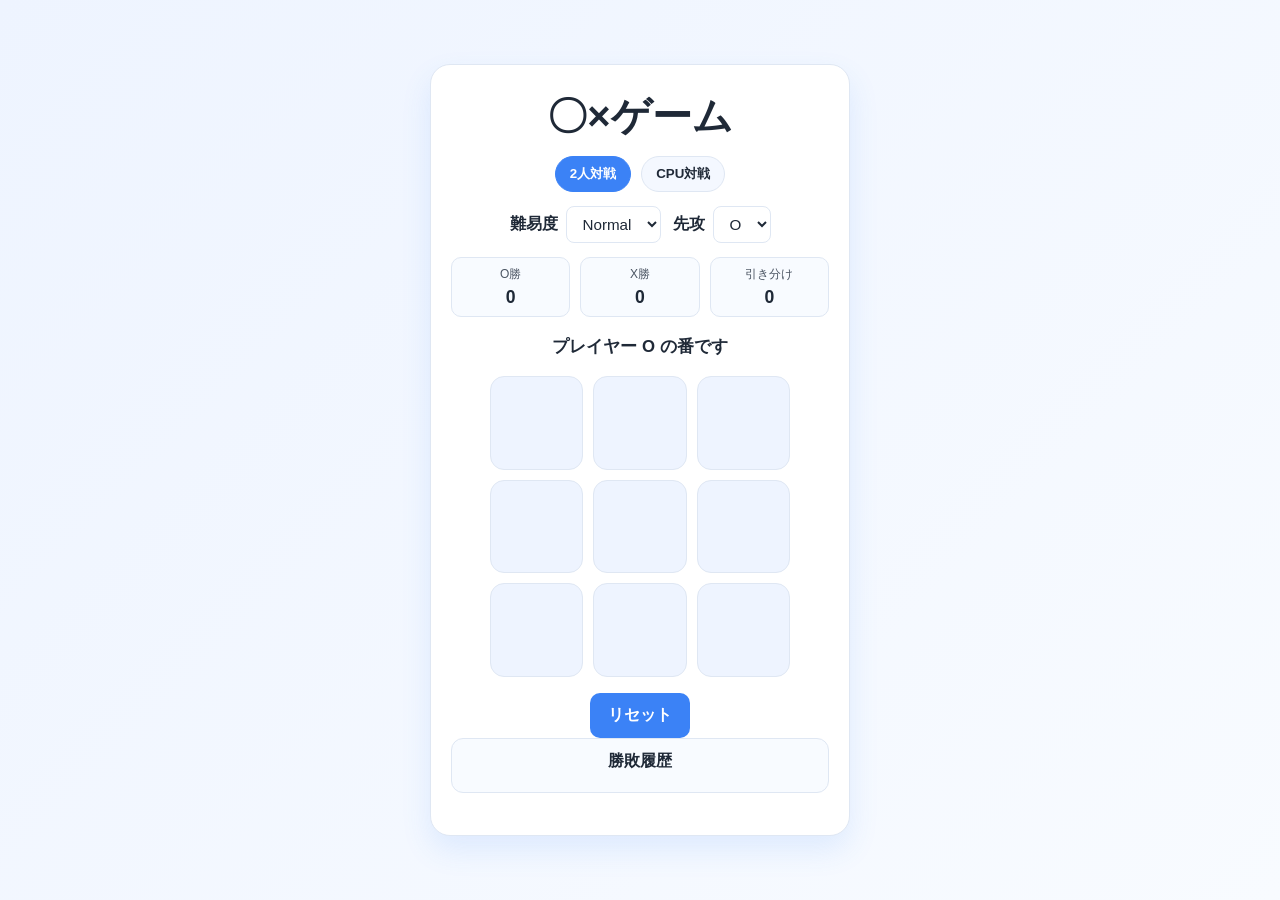
<file: src/index.html>
<!doctype html>
<html lang="ja">
<head>
  <meta charset="UTF-8" />
  <meta name="viewport" content="width=device-width, initial-scale=1.0" />
  <title>〇×ゲーム</title>
  <link rel="stylesheet" href="./style.css" />
</head>
<body>
  <main class="game">
    <h1>〇×ゲーム</h1>

    <div class="mode-switch" aria-label="対戦モード選択">
      <button class="mode-btn active" data-mode="pvp" type="button">2人対戦</button>
      <button class="mode-btn" data-mode="cpu" type="button">CPU対戦</button>
    </div>

    <div class="toolbar" aria-label="設定">
      <div class="field">
        <label for="difficulty">難易度</label>
        <select id="difficulty" aria-label="難易度">
          <option value="easy">Easy</option>
          <option value="normal" selected>Normal</option>
          <option value="hard">Hard</option>
        </select>
      </div>

      <div class="field">
        <label for="start-player">先攻</label>
        <select id="start-player" aria-label="先攻選択">
          <option value="O" selected>O</option>
          <option value="X">X</option>
        </select>
      </div>

      <div id="cpu-mark-container" class="field hidden">
        <label for="human-mark">あなたのマーク</label>
        <select id="human-mark" aria-label="あなたのマーク選択">
          <option value="X" selected>X</option>
          <option value="O">O</option>
        </select>
      </div>
    </div>

    <div class="scoreboard">
      <div class="score-box">
        <span>O勝</span>
        <strong id="score-o">0</strong>
      </div>
      <div class="score-box">
        <span>X勝</span>
        <strong id="score-x">0</strong>
      </div>
      <div class="score-box">
        <span>引き分け</span>
        <strong id="score-draw">0</strong>
      </div>
    </div>



    <p id="status" class="status" role="status" aria-live="polite">プレイヤー O の番です</p>

    <div id="board" class="board" role="grid" aria-label="3×3のマス">
      <button class="cell" data-index="0" aria-label="1つ目のマス" type="button"></button>
      <button class="cell" data-index="1" aria-label="2つ目のマス" type="button"></button>
      <button class="cell" data-index="2" aria-label="3つ目のマス" type="button"></button>
      <button class="cell" data-index="3" aria-label="4つ目のマス" type="button"></button>
      <button class="cell" data-index="4" aria-label="5つ目のマス" type="button"></button>
      <button class="cell" data-index="5" aria-label="6つ目のマス" type="button"></button>
      <button class="cell" data-index="6" aria-label="7つ目のマス" type="button"></button>
      <button class="cell" data-index="7" aria-label="8つ目のマス" type="button"></button>
      <button class="cell" data-index="8" aria-label="9つ目のマス" type="button"></button>
    </div>
    <p id="forced-draw-note" class="forced-draw-note hidden" aria-live="polite"></p>

    <button id="reset" class="reset-btn" type="button">リセット</button>

        <div class="history-panel">
      <h2>勝敗履歴</h2>
      <ul id="history-list"></ul>
    </div>
    
  </main>

  <script src="./script.js"></script>
</body>
</html>
</file>
<file: src/style.css>
:root {
  --bg: #f5f7fb;
  --panel: #ffffff;
  --line: #dfe7f3;
  --text: #1f2937;
  --primary: #3b82f6;
  --primary-dark: #2563eb;
  --o-color: #ff6b6b;
  --x-color: #4dabf7;
  --empty: #eef4ff;
  --win-glow: rgba(59, 130, 246, 0.2);
}

* {
  box-sizing: border-box;
}

body {
  margin: 0;
  min-height: 100vh;
  display: grid;
  place-items: center;
  background: linear-gradient(135deg, #eef4ff, #f8fbff);
  font-family: "Segoe UI", "Yu Gothic", sans-serif;
  color: var(--text);
}

.game {
  width: min(90vw, 420px);
  padding: 24px 20px;
  background: var(--panel);
  border: 1px solid var(--line);
  border-radius: 20px;
  box-shadow: 0 14px 30px rgba(59, 130, 246, 0.12);
  text-align: center;
}

h1 {
  margin: 0 0 12px;
  font-size: clamp(2rem, 5vw, 2.5rem);
}

.mode-switch {
  display: flex;
  justify-content: center;
  gap: 10px;
  margin-bottom: 14px;
}

.mode-btn {
  border: 1px solid var(--line);
  border-radius: 999px;
  background: #f4f8ff;
  color: var(--text);
  padding: 8px 14px;
  font-weight: 600;
  cursor: pointer;
  transition: all 0.2s ease;
}

.mode-btn.active {
  background: var(--primary);
  color: #fff;
  border-color: var(--primary);
}

.toolbar {
  display: flex;
  flex-wrap: wrap;
  justify-content: center;
  align-items: center;
  gap: 8px 12px;
  margin-bottom: 14px;
  font-weight: 600;
}

.field {
  display: flex;
  align-items: center;
  gap: 8px;
}

.hidden {
  display: none;
}

#difficulty,
#start-player,
#human-mark {
  border: 1px solid var(--line);
  border-radius: 8px;
  padding: 8px 12px;
  background: #fff;
  color: var(--text);
  font-size: 0.95rem;
}

.scoreboard {
  display: grid;
  grid-template-columns: repeat(3, minmax(70px, 1fr));
  gap: 10px;
  margin-bottom: 18px;
}

.score-box {
  background: #f8fbff;
  border: 1px solid var(--line);
  border-radius: 10px;
  padding: 8px 6px;
  display: flex;
  flex-direction: column;
  gap: 4px;
}

.score-box span {
  font-size: 0.75rem;
  color: #4b5563;
}

.score-box strong {
  font-size: 1.1rem;
}

.history-panel {
  margin-bottom: 18px;
  background: #f8fbff;
  border: 1px solid var(--line);
  border-radius: 12px;
  padding: 12px 10px;
}

.history-panel h2 {
  margin: 0 0 8px;
  font-size: 1rem;
}

#history-list {
  list-style: none;
  margin: 0;
  padding: 0;
  max-height: 120px;
  overflow-y: auto;
  display: flex;
  flex-direction: column;
  gap: 6px;
}

#history-list li {
  background: #fff;
  border: 1px solid var(--line);
  border-radius: 8px;
  padding: 6px 8px;
  text-align: left;
  font-size: 0.85rem;
}

.status {
  margin: 0 0 18px;
  font-size: 1.05rem;
  font-weight: 600;
}

.board {
  display: grid;
  grid-template-columns: repeat(3, minmax(80px, 1fr));
  gap: 10px;
  margin: 0 auto 16px;
  width: min(100%, 300px);
}

.cell {
  width: 100%;
  aspect-ratio: 1;
  font-size: clamp(2rem, 6vw, 3rem);
  font-weight: 700;
  border: 1px solid var(--line);
  border-radius: 14px;
  background: var(--empty);
  color: var(--text);
  cursor: pointer;
  transition: transform 0.15s ease, box-shadow 0.15s ease, border-color 0.15s ease;
  position: relative;
  overflow: hidden;
}

.cell:focus {
  outline: 3px solid rgba(59,130,246,0.18);
  outline-offset: 3px;
}

.cell:hover:not(:disabled) {
  transform: translateY(-2px);
  border-color: var(--primary);
  box-shadow: 0 6px 12px rgba(59, 130, 246, 0.12);
}

.cell:disabled {
  cursor: default;
}

.cell.o {
  color: var(--o-color);
}

.cell.x {
  color: var(--x-color);
}

.cell.win {
  animation: winPulse 0.7s ease-in-out infinite alternate;
  border-color: var(--primary);
  background: linear-gradient(180deg, rgba(255,255,255,0.04), rgba(59,130,246,0.12));
  box-shadow: 0 0 0 4px var(--win-glow);
}

@keyframes winPulse {
  from {
    transform: scale(1);
  }
  to {
    transform: scale(1.07);
  }
}

.reset-btn {
  padding: 12px 18px;
  border: none;
  border-radius: 10px;
  background: var(--primary);
  color: white;
  font-size: 1rem;
  font-weight: 600;
  cursor: pointer;
  transition: background 0.2s ease, transform 0.15s ease;
}

.forced-draw-note {
  margin: 8px 0 16px;
  padding: 8px 10px;
  border-radius: 8px;
  font-size: 0.9rem;
  font-weight: 600;
  background: #fff4d6;
  color: #7a5600;
  border: 1px solid #f5d98b;
}

.forced-draw-note.hidden {
  display: none;
}
.reset-btn:hover {
  background: var(--primary-dark);
  transform: translateY(-1px);
}
</file>
